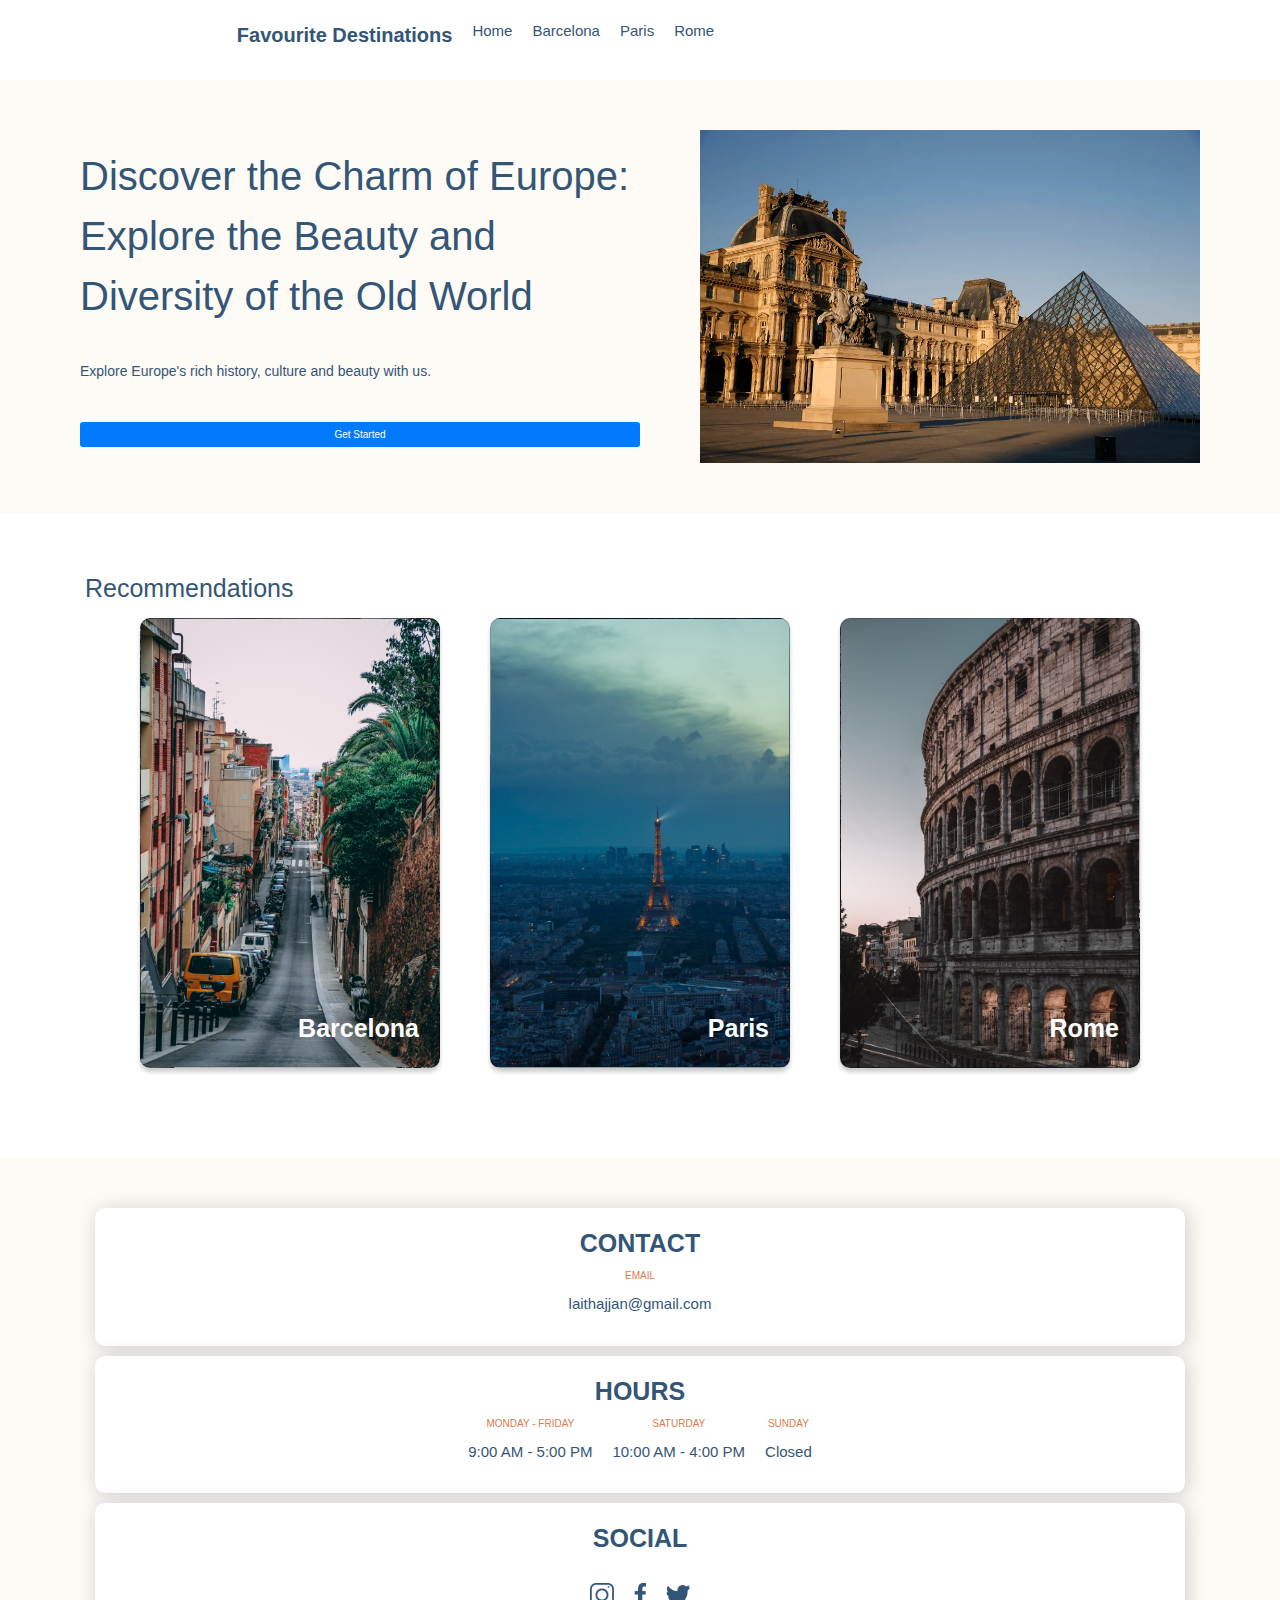
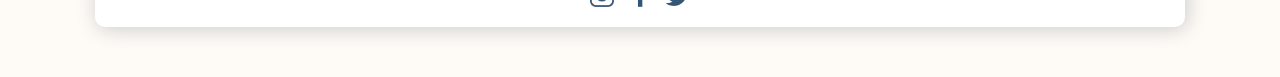
<file: index.html>
<!DOCTYPE html>
<html lang="en">

<head>
    <meta charset="UTF-8" />
    <meta http-equiv="X-UA-Compatible" content="IE=edge" />
    <meta name="viewport" content="width=device-width, initial-scale=1.0" />

    <link rel="stylesheet" href="./styling/global.css" />
    <link rel="stylesheet" href="./styling/main.css" />
    <link rel="stylesheet" href="https://stackpath.bootstrapcdn.com/bootstrap/4.5.2/css/bootstrap.min.css" integrity="sha384-JcKb8q3iqJ61gNV9KGb8thSsNjpSL0n8PARn9HuZOnIxN0hoP+VmmDGMN5t9UJ0Z" crossorigin="anonymous">
    <script src="https://cdn.jsdelivr.net/npm/@popperjs/core@2.13.0/dist/umd/popper.min.js" integrity="sha384-cF5+j7VQgE2wW8bLf1rzrj+n9X9dW8G4/JZ4x/Vu0E5F5+jf5N/h5xLZtA9ZFcYm" crossorigin="anonymous"></script>

    <title>Travel Site - Home</title>
</head>

<body>
    <!-- Building the header navigation bar with an unordered list -->
    <header class="header">
        <nav class="nav">
            <ul class="nav__list">
                <li><a class="nav__list-header" href="./index.html">Favourite Destinations</a></li>
                <li><a class="nav__list-destination nav__list-destination--visited" href="./index.html">Home</a></li>
                <li><a class="nav__list-destination" href="./pages/barcelona.html">Barcelona</a></li>
                <li><a class="nav__list-destination" href="./pages/paris.html">Paris</a></li>
                <li><a class="nav__list-destination" href="./pages/rome.html">Rome</a></li>
            </ul>
        </nav>
    </header>
    <main>
        <!-- Building the main section and having a container for each component of the section  -->
        <!-- Hero section -->
        <section class="hero">
            <div class="container">
                <div class="hero__textcontent-container">
                    <h1 class="hero__header-primary">Discover the Charm of Europe: Explore the Beauty and Diversity of
                        the Old World </h1>
                    <p class="hero__paragraph"> Explore Europe's rich history, culture and beauty with us.</p>
                    <a href="./pages/barcelona.html" class="btn btn-primary">Get Started</a>
                </div>
                <div class="hero__image-container">
                    <img src="./assets/france.webp" class="hero__image" />
                </div>
            </div>
        </section>
        <!-- Recommendations section -->
        <section class="recommendations">
            <div class="container">
                <h2 class="recommendations__header">Recommendations</h2>
                <div class="recommendations__destinations-container">
                    <a class="recommendations__destinations" href="./pages/barcelona.html"
                        title="destination image">Barcelona</a>
                    <a class="recommendations__destinations" href="./pages/paris.html"
                        title="destination image">Paris</a>
                    <a class="recommendations__destinations" href="./pages/rome.html" title="destination image">Rome</a>
                </div>
            </div>
        </section>
    </main>
    <!-- Footer section -->
    <footer class="footer">
        <div class="container">
            <div class="footer__section">
                <h3 class="footer__section-title">Contact</h3>
                <div class="footer__section-container">
                    <div>
                        <p class="footer__section-tag">Email</p>
                        <p class="footer__section-information">laithajjan@gmail.com</p>
                    </div>
                </div>
            </div>
            <div class="footer__section">
                <h3 class="footer__section-title">Hours</h3>
                <div class="footer__section-container">
                    <div>
                        <p class="footer__section-tag">Monday - Friday</p>
                        <p class="footer__section-information">9:00 AM - 5:00 PM</time>
                    </div>
                    <div>
                        <p class="footer__section-tag">Saturday</p>
                        <p class="footer__section-information">10:00 AM - 4:00 PM</time>
                    </div>
                    <div>
                        <p class="footer__section-tag">Sunday</p>
                        <p class="footer__section-information">Closed</p>
                    </div>
                </div>
            </div>
            <div class="footer__section">
                <h3 class="footer__section-title">Social</h3>
                <div class="footer__section-container">
                    <a href="https://www.instagram.com"><img class="footer__section-icon"
                            src="./assets/icon-instagram.png" alt="instagram icon" /></a>
                    <a href="https://www.facebook.com"><img class="footer__section-icon"
                            src="./assets/icon-facebook.png" alt="facebook icon" /></a>
                    <a href="https://www.twitter.com"><img class="footer__section-icon" src="./assets/icon-twitter.png"
                            alt="twitter icon" /></a>
                </div>
            </div>
        </div>
    </footer>
</body>
</file>
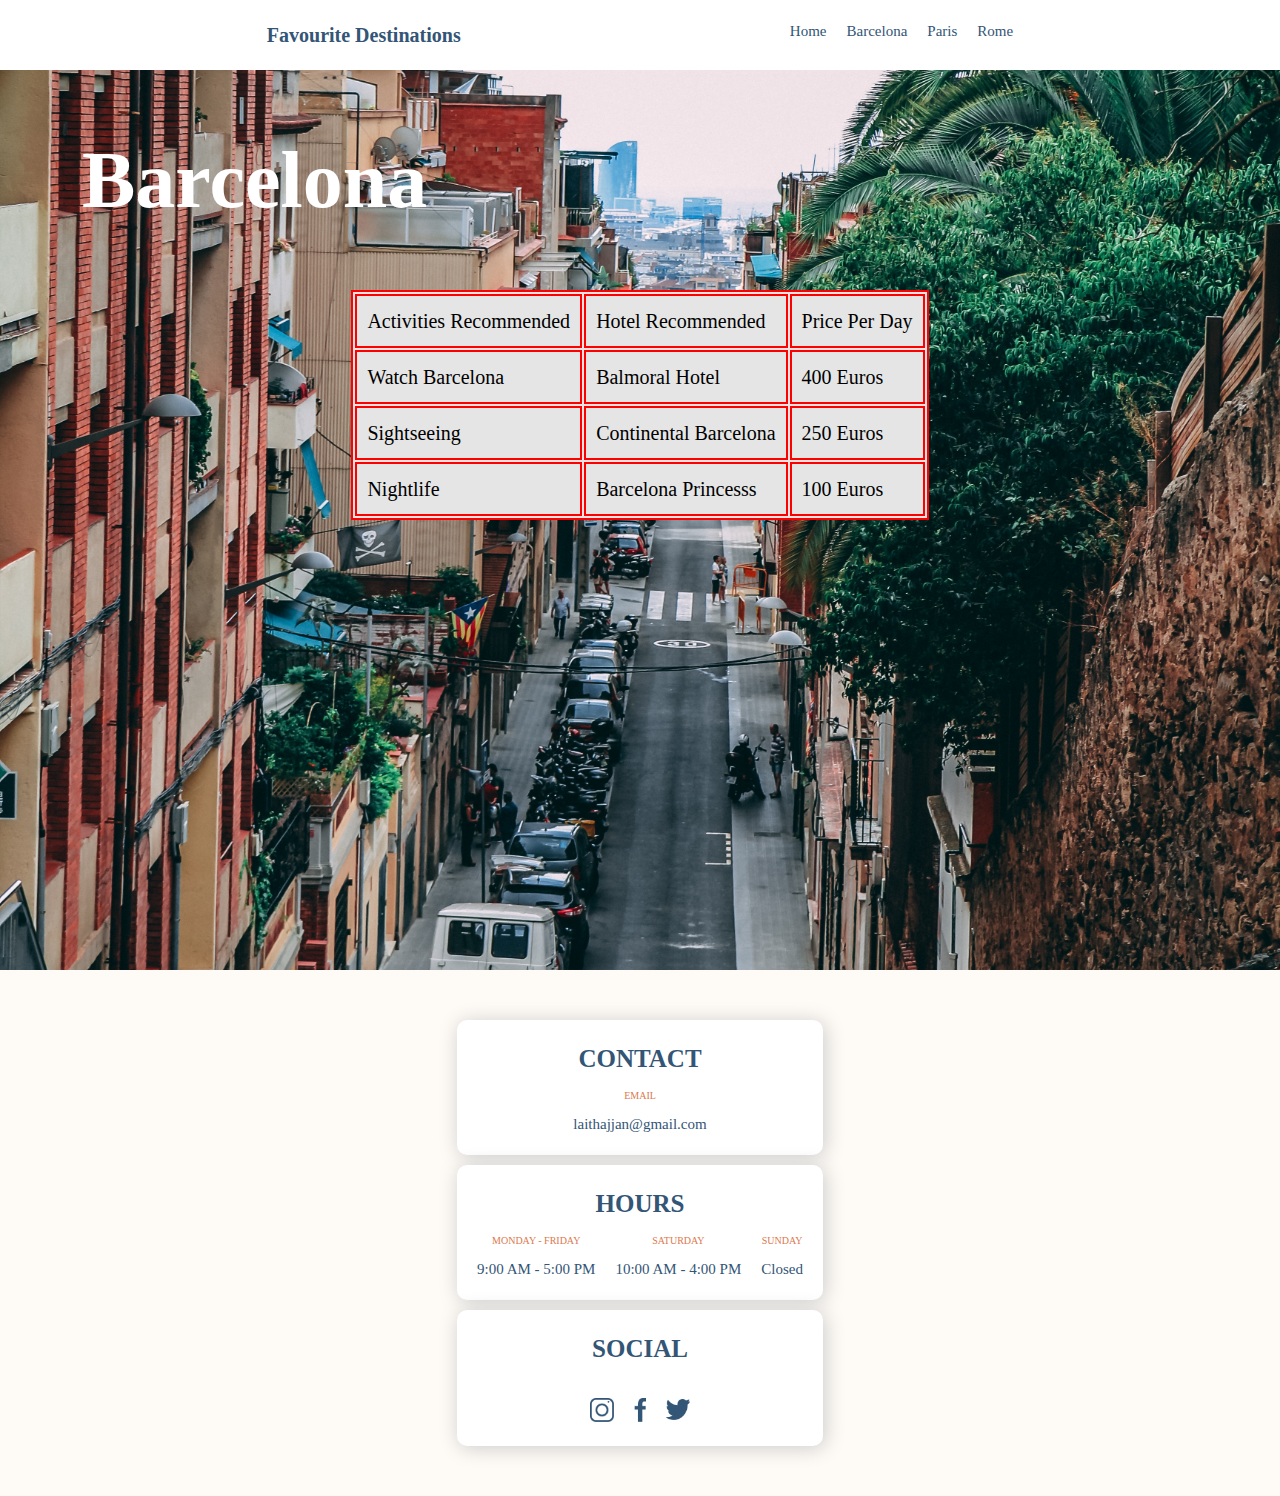
<file: pages/barcelona.html>
<!DOCTYPE html>
<html lang="en">

<head>
    <meta charset="UTF-8" />
    <meta http-equiv="X-UA-Compatible" content="IE=edge" />
    <meta name="viewport" content="width=device-width, initial-scale=1.0" />

    <link rel="stylesheet" href="../styling/global.css" />
    <link rel="stylesheet" href="../styling/main.css" />
    <link rel="stylesheet" href="../styling/destinations.css" />
    <style>
        /* Increase table size */
        table {
          font-size: 20px;
        }
        /* Add red borders */
        table, td, th {
          border: 2px solid red;
        }
        /* Add padding to cells */
        td, th {
          padding: 10px;
        }
        /* Add background color to table headings */
        th {
          background-color: #f2f2f2;
        }
        /* Add hover effect to table rows with a different color */
        tbody tr:hover {
          background-color: #ffb3b3;
        }
        /* Add background color to table*/
        table{
          background-color: #E5E5E5;
        }
      </style>
    <title>Barcelona</title>
</head>

<body>
    <!-- Building the header navigation list which is styled globally -->
    <header class="header">
        <nav class="nav">
            <ul class="nav__list">
                <li><a class="nav__list-header" href="../index.html">Favourite Destinations</a></li>
                <li><a class="nav__list-destination nav__list-destination--visited" href="../index.html">Home</a></li>
                <li><a class="nav__list-destination" href="barcelona.html">Barcelona</a></li>
                <li><a class="nav__list-destination" href="paris.html">Paris</a></li>
                <li><a class="nav__list-destination" href="rome.html">Rome</a></li>
            </ul>
        </nav>
    </header>
    <main>
        <!-- Building the schedule for the destination -->
        <section class="destination destination--barcelona">
            <div class="container">
                <h2 id="destination__header-title">Barcelona</h2>
                <div class="destination__schedule">
                    <div class="container">
                        <table class="table">
                          <tbody>
                            <tr>
                              <td class="col-4">Activities Recommended</td>
                              <td class="col-4">Hotel Recommended</td>
                              <td class="col-4">Price Per Day</td>
                            </tr>
                            <tr>
                              <td class="col-4">Watch Barcelona</td>
                              <td class="col-4">Balmoral Hotel</td>
                              <td class="col-4">400 Euros</td>
                            </tr>
                            <tr>
                              <td class="col-4">Sightseeing</td>
                              <td class="col-4">Continental Barcelona</td>
                              <td class="col-4">250 Euros</td>
                            </tr>
                            <tr>
                              <td class="col-4">Nightlife</td>
                              <td class="col-4">Barcelona Princesss</td>
                              <td class="col-4">100 Euros</td>
                            </tr>
                          </tbody>
                        </table>
                      </div>
                </div>
            </div>
        </section>
    </main>
    <!-- Building the footer section which is styled globally -->
    <footer class="footer">
        <div class="container">
            <div class="footer__section">
                <h3 class="footer__section-title">Contact</h3>
                <div class="footer__section-container">
                    <div>
                        <p class="footer__section-tag">Email</p>
                        <p class="footer__section-information">laithajjan@gmail.com</p>
                    </div>
                </div>
            </div>
            <div class="footer__section">
                <h3 class="footer__section-title">Hours</h3>
                <div class="footer__section-container">
                    <div>
                        <p class="footer__section-tag">Monday - Friday</p>
                        <p class="footer__section-information">9:00 AM - 5:00 PM</p>
                    </div>
                    <div>
                        <p class="footer__section-tag">Saturday</p>
                        <p class="footer__section-information">10:00 AM - 4:00 PM</p>
                    </div>
                    <div>
                        <p class="footer__section-tag">Sunday</p>
                        <p class="footer__section-information">Closed</p>
                    </div>
                </div>
            </div>
            <div class="footer__section">
                <h3 class="footer__section-title">Social</h3>
                <div class="footer__section-container">
                    <a href="https://www.instagram.com"><img class="footer__section-icon"
                            src="../assets/icon-instagram.png" alt="instagram icon" /></a>
                    <a href="https://www.facebook.com"><img class="footer__section-icon"
                            src="../assets/icon-facebook.png" alt="facebook icon" /></a>
                    <a href="https://www.twitter.com"><img class="footer__section-icon"
                            src="../assets/icon-twitter.png" alt="twitter icon" /></a>
                </div>
            </div>
        </div>
    </footer>
</body>

</html>
</file>
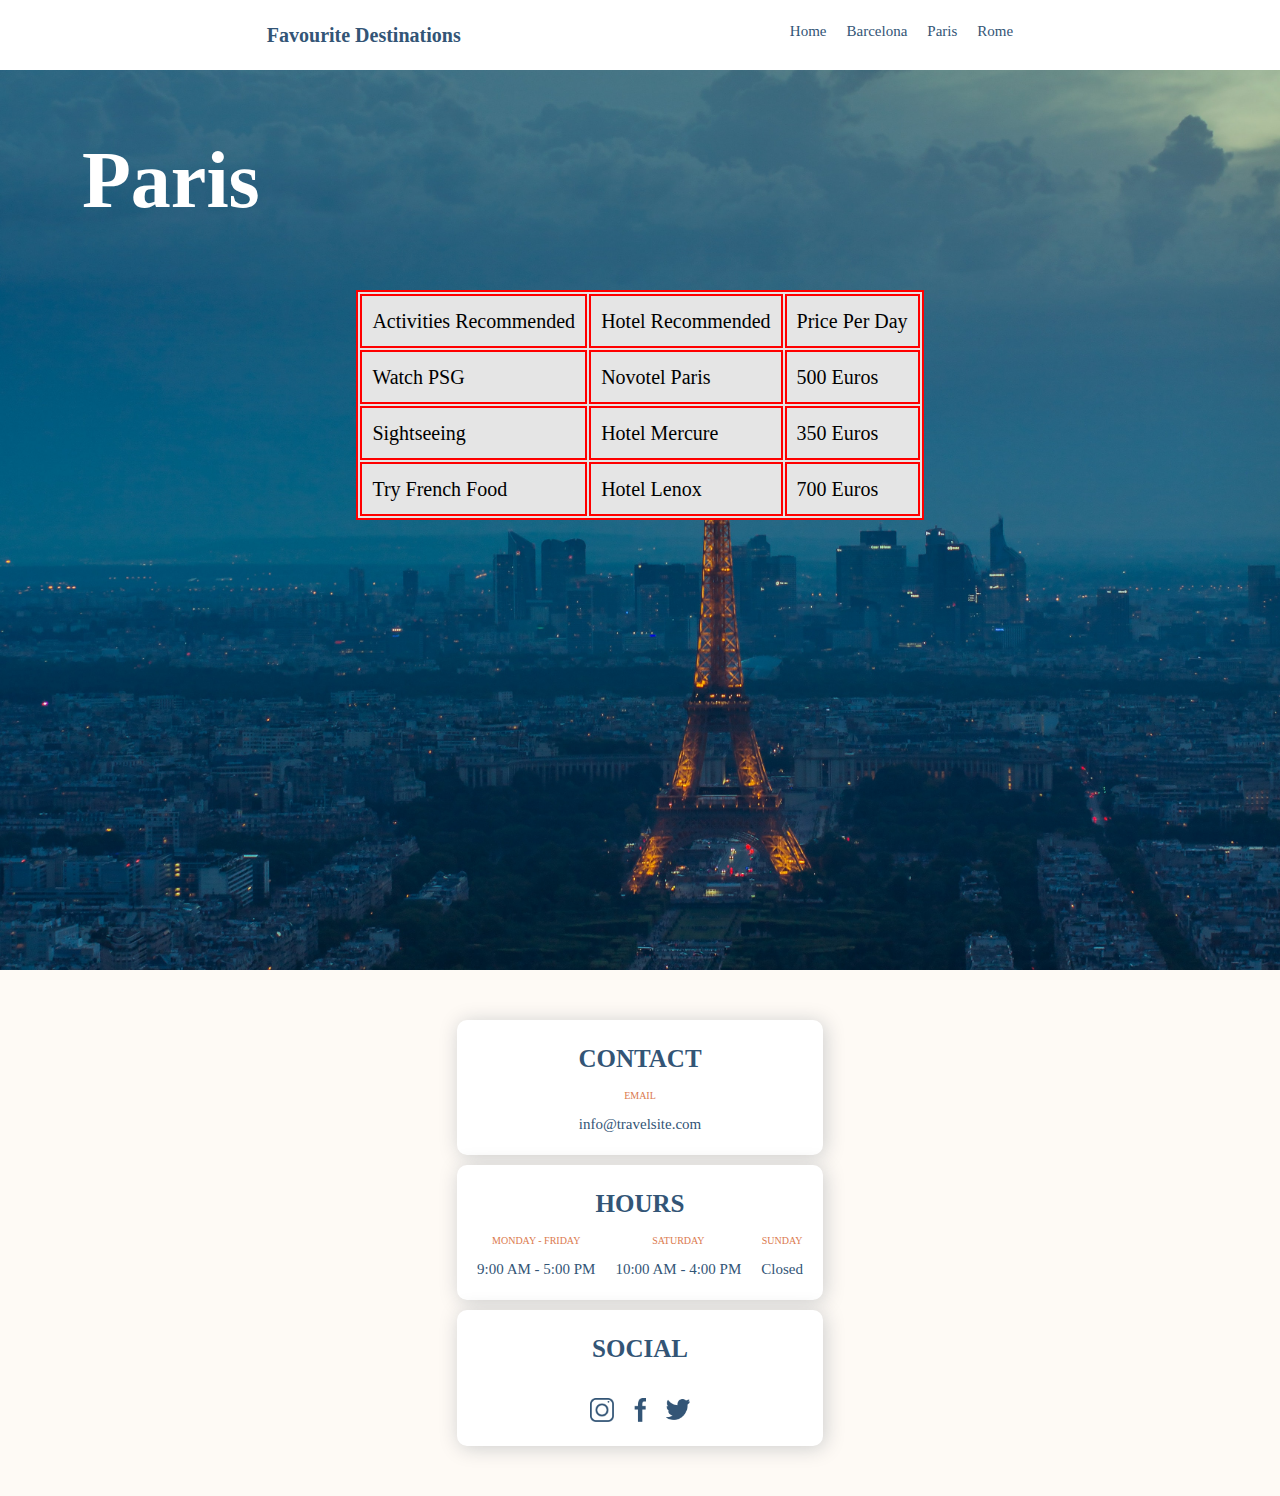
<file: pages/paris.html>
<!DOCTYPE html>
<html lang="en">

<head>
    <meta charset="UTF-8" />
    <meta http-equiv="X-UA-Compatible" content="IE=edge" />
    <meta name="viewport" content="width=device-width, initial-scale=1.0" />

    <link rel="stylesheet" href="../styling/global.css" />
    <link rel="stylesheet" href="../styling/main.css" />
    <link rel="stylesheet" href="../styling/destinations.css" />
    <style>
        /* Increase table size */
        table {
          font-size: 20px;
        }
        /* Add red borders */
        table, td, th {
          border: 2px solid red;
        }
        /* Add padding to cells */
        td, th {
          padding: 10px;
        }
        /* Add background color to table headings */
        th {
          background-color: #f2f2f2;
        }
        /* Add hover effect to table rows with a different color */
        tbody tr:hover {
          background-color: #ffb3b3;
        }
        /* Add background color to table*/
        table{
          background-color: #E5E5E5;
        }
      </style>
    <title>Paris</title>
</head>

<body>
    <!-- Building the header navigation list which is styled globally -->
    <header class="header">
        <nav class="nav">
            <ul class="nav__list">
                <li><a class="nav__list-header" href="../index.html">Favourite Destinations</a></li>
                <li><a class="nav__list-destination nav__list-destination--visited" href="../index.html">Home</a></li>
                <li><a class="nav__list-destination" href="barcelona.html">Barcelona</a></li>
                <li><a class="nav__list-destination" href="paris.html">Paris</a></li>
                <li><a class="nav__list-destination" href="rome.html">Rome</a></li>
            </ul>
        </nav>
    </header>
    <main>
        <!-- Building the schedule for the destination -->
        <section class="destination destination--paris">
            <div class="container">
                <h2 id="destination__header-title">Paris</h2>
                <div class="destination__schedule">
                    <div class="container">
                        <table class="table">
                          <tbody>
                            <tr>
                              <td class="col-4">Activities Recommended</td>
                              <td class="col-4">Hotel Recommended</td>
                              <td class="col-4">Price Per Day</td>
                            </tr>
                            <tr>
                              <td class="col-4">Watch PSG</td>
                              <td class="col-4">Novotel Paris</td>
                              <td class="col-4">500 Euros</td>
                            </tr>
                            <tr>
                              <td class="col-4">Sightseeing</td>
                              <td class="col-4">Hotel Mercure</td>
                              <td class="col-4">350 Euros</td>
                            </tr>
                            <tr>
                              <td class="col-4">Try French Food</td>
                              <td class="col-4">Hotel Lenox</td>
                              <td class="col-4">700 Euros</td>
                            </tr>
                          </tbody>
                        </table>
                      </div>
                </div>
            </div>
        </section>
    </main>
    <!-- Building the footer section which is styled globally -->
    <footer class="footer">
        <div class="container">
            <div class="footer__section">
                <h3 class="footer__section-title">Contact</h3>
                <div class="footer__section-container">
                    <div>
                        <p class="footer__section-tag">Email</p>
                        <p class="footer__section-information">info@travelsite.com</p>
                    </div>
                </div>
            </div>
            <div class="footer__section">
                <h3 class="footer__section-title">Hours</h3>
                <div class="footer__section-container">
                    <div>
                        <p class="footer__section-tag">Monday - Friday</p>
                        <p class="footer__section-information">9:00 AM - 5:00 PM</p>
                    </div>
                    <div>
                        <p class="footer__section-tag">Saturday</p>
                        <p class="footer__section-information">10:00 AM - 4:00 PM</p>
                    </div>
                    <div>
                        <p class="footer__section-tag">Sunday</p>
                        <p class="footer__section-information">Closed</p>
                    </div>
                </div>
            </div>
            <div class="footer__section">
                <h3 class="footer__section-title">Social</h3>
                <div class="footer__section-container">
                    <a href="https://www.instagram.com"><img class="footer__section-icon"
                            src="../assets/icon-instagram.png" alt="instagram icon" /></a>
                    <a href="https://www.facebook.com"><img class="footer__section-icon"
                            src="../assets/icon-facebook.png" alt="facebook icon" /></a>
                    <a href="https://www.twitter.com"><img class="footer__section-icon"
                            src="../assets/icon-twitter.png" alt="twitter icon" /></a>
                </div>
            </div>
        </div>
    </footer>
</body>
</html>
</file>
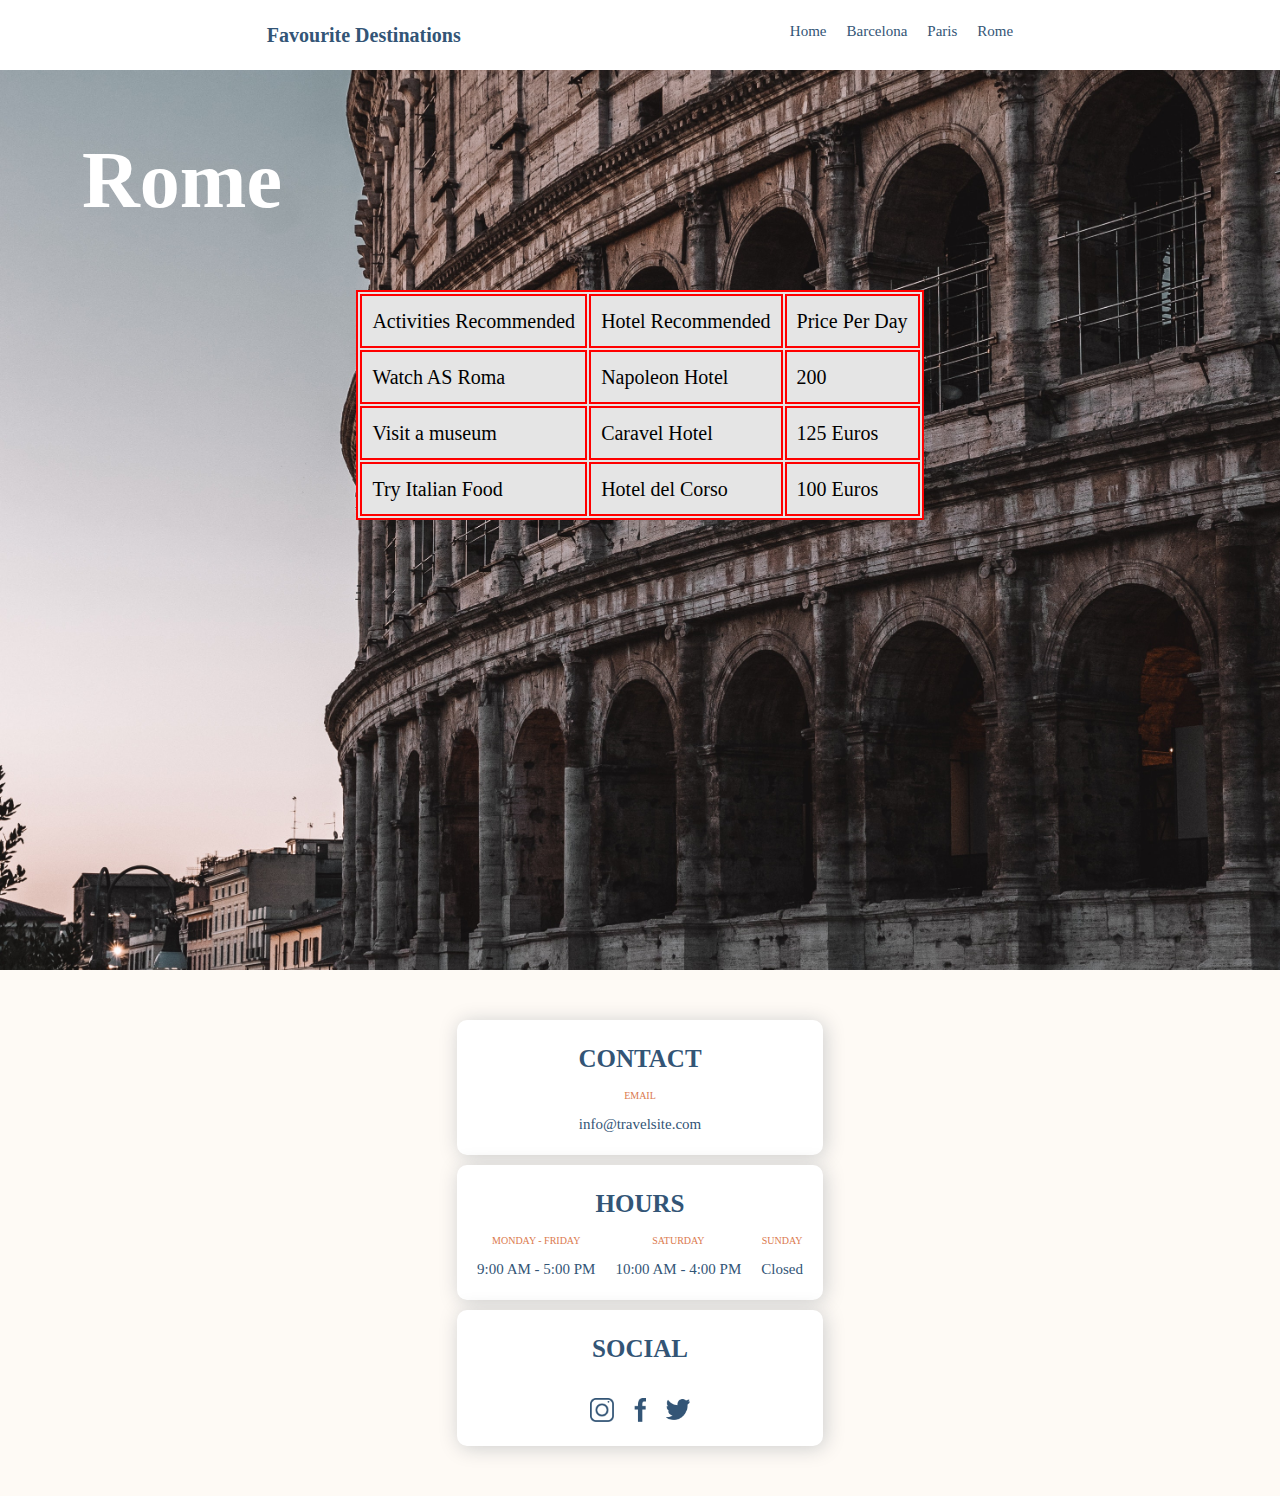
<file: pages/rome.html>
<!DOCTYPE html>
<html lang="en">

<head>
    <meta charset="UTF-8" />
    <meta http-equiv="X-UA-Compatible" content="IE=edge" />
    <meta name="viewport" content="width=device-width, initial-scale=1.0" />

    <link rel="stylesheet" href="../styling/global.css" />
    <link rel="stylesheet" href="../styling/main.css" />
    <link rel="stylesheet" href="../styling/destinations.css" />
    <style>
        /* Increase table size */
        table {
          font-size: 20px;
        }
        /* Add red borders */
        table, td, th {
          border: 2px solid red;
        }
        /* Add padding to cells */
        td, th {
          padding: 10px;
        }
        /* Add background color to table headings */
        th {
          background-color: #f2f2f2;
        }
        /* Add hover effect to table rows with a different color */
        tbody tr:hover {
          background-color: #ffb3b3;
        }
        /* Add background color to table*/
        table{
          background-color: #E5E5E5;
        }
      </style>
    <title>Rome</title>
</head>

<body>
    <!-- Building the header navigation list which is styled globally -->
    <header class="header">
        <nav class="nav">
            <ul class="nav__list">
                <li><a class="nav__list-header" href="../index.html">Favourite Destinations</a></li>
                <li><a class="nav__list-destination nav__list-destination--visited" href="../index.html">Home</a></li>
                <li><a class="nav__list-destination" href="barcelona.html">Barcelona</a></li>
                <li><a class="nav__list-destination" href="paris.html">Paris</a></li>
                <li><a class="nav__list-destination" href="rome.html">Rome</a></li>
            </ul>
        </nav>
    </header>
    <main>
        <!-- Building the schedule for the destination -->
        <section class="destination destination--rome">
            <div class="container">
                <h2 id="destination__header-title">Rome</h2>
                <div class="destination__schedule">
                    <div class="container">
                        <table class="table">
                          <tbody>
                            <tr>
                              <td class="col-4">Activities Recommended</td>
                              <td class="col-4">Hotel Recommended</td>
                              <td class="col-4">Price Per Day</td>
                            </tr>
                            <tr>
                              <td class="col-4">Watch AS Roma</td>
                              <td class="col-4">Napoleon Hotel</td>
                              <td class="col-4">200</td>
                            </tr>
                            <tr>
                              <td class="col-4">Visit a museum</td>
                              <td class="col-4">Caravel Hotel</td>
                              <td class="col-4">125 Euros</td>
                            </tr>
                            <tr>
                              <td class="col-4">Try Italian Food</td>
                              <td class="col-4">Hotel del Corso</td>
                              <td class="col-4">100 Euros</td>
                            </tr>
                          </tbody>
                        </table>
                      </div>
                </div>
            </div>
        </section>
    </main>
    <!-- Building the footer section which is styled globally -->
    <footer class="footer">
        <div class="container">
            <div class="footer__section">
                <h3 class="footer__section-title">Contact</h3>
                <div class="footer__section-container">
                    <div>
                        <p class="footer__section-tag">Email</p>
                        <p class="footer__section-information">info@travelsite.com</p>
                    </div>
                </div>
            </div>
            <div class="footer__section">
                <h3 class="footer__section-title">Hours</h3>
                <div class="footer__section-container">
                    <div>
                        <p class="footer__section-tag">Monday - Friday</p>
                        <p class="footer__section-information">9:00 AM - 5:00 PM</p>
                    </div>
                    <div>
                        <p class="footer__section-tag">Saturday</p>
                        <p class="footer__section-information">10:00 AM - 4:00 PM</p>
                    </div>
                    <div>
                        <p class="footer__section-tag">Sunday</p>
                        <p class="footer__section-information">Closed</p>
                    </div>
                </div>
            </div>
            <div class="footer__section">
                <h3 class="footer__section-title">Social</h3>
                <div class="footer__section-container">
                    <a href="https://www.instagram.com"><img class="footer__section-icon"
                            src="../assets/icon-instagram.png" alt="instagram icon" /></a>
                    <a href="https://www.facebook.com"><img class="footer__section-icon"
                            src="../assets/icon-facebook.png" alt="facebook icon" /></a>
                    <a href="https://www.twitter.com"><img class="footer__section-icon"
                            src="../assets/icon-twitter.png" alt="twitter icon" /></a>
                </div>
            </div>
        </div>
    </footer>
</body>

</html>
</file>
<file: styling/global.css>
* {
  margin: 0;
  padding: 0;
  box-sizing: border-box;
}

html {
  font-size: 62.5%;
  height: 100%;
}

body {
  font-family: "Verdana";
  line-height: 1.5;
  display: flex;
  flex-direction: column;
}

.container {
  max-width: 120rem;
  padding: 0 3.2rem;
  margin: 0 auto;
}

/* Parent class for elements that have the same styles */
.nav-list-item, .nav__list-destination, .nav__list-header {
  text-decoration: none;
  color: #335576;
  padding: 0.5rem 0;
  transition: border-bottom 0.33s;
}
.nav-list-item:link, .nav__list-destination:link, .nav__list-header:link, .nav-list-item:visited, .nav__list-destination:visited, .nav__list-header:visited {
  text-decoration: none;
  color: #335576;
  padding: 0.5rem 0;
  transition: border-bottom 0.33s;
}
.nav-list-item:hover, .nav__list-destination:hover, .nav__list-header:hover, .nav-list-item:active, .nav__list-destination:active, .nav__list-header:active {
  border-bottom: 2px solid #db7a4e;
}
.nav-list-item--visited {
  border-bottom: 2px solid #db7a4e;
}

/* Header and navigation bar styling */
.header {
  position: -webkit-sticky;
  position: sticky;
  top: 0;
  background-color: #fff;
}

@media only screen and (max-width: 600px) {
  .header {
    background-color: lightblue;
  }
}
.nav {
  max-width: 63%;
  padding: 2rem 3rem;
  margin: auto;
}

.nav__list {
  font-weight: 400;
  display: flex;
  gap: 2rem;
  list-style: none;
  font-size: 1.5rem;
}
.nav__list li:first-child {
  margin-right: auto;
}

.nav__list-header {
  font-weight: bold;
  font-size: 2rem;
}

@media only screen and (max-width: 700px) {
  .body {
    width: 49.99999%;
    margin: 6px 0;
  }
}
@media only screen and (max-width: 500px) {
  .body {
    width: 100%;
  }
}
/* Mixin for common footer styles */
/* Define global styles for the footer */
.footer {
  background-color: #fefaf5;
  padding: 4rem;
  margin-top: auto;
  display: flex;
  justify-content: center;
  align-items: center;
  /* Define styles for the footer container */
  /* Define styles for the footer sections */
}
.footer__container {
  display: flex;
  flex-wrap: wrap;
  gap: 10rem;
  flex-direction: row;
}
.footer__section {
  flex-basis: 33%;
  display: flex;
  flex-direction: column;
  align-items: center;
  justify-content: center;
  margin: 1rem;
  padding: 2rem;
  border-radius: 10px;
  background: #fff;
  box-shadow: 2px 2px 20px #ccc;
  text-align: center;
  /* Define styles for the section container */
  /* Define styles for the section title */
  /* Define styles for the section tag */
  /* Define styles for the section information */
  /* Define styles for the social icons */
}
.footer__section-container {
  display: flex;
  flex-wrap: wrap;
  align-items: center;
  justify-content: center;
  gap: 2rem;
}
.footer__section-title {
  font-size: 2.5rem;
  color: #335576;
  font-weight: bold;
  text-transform: uppercase;
  margin-bottom: 1rem;
}
.footer__section-tag {
  text-transform: uppercase;
  color: #db7a4e;
  margin-bottom: 1rem;
}
.footer__section-information {
  color: #335576;
  font-size: 1.5rem;
  font-style: normal;
}
.footer__section-icon {
  margin-top: 20px;
  max-width: 2.4rem;
  max-height: 2.4rem;
}/*# sourceMappingURL=global.css.map */
</file>
<file: styling/main.css>
.responsive {
  padding: 0 6px;
  width: 24.99999%;
}

.hero {
  background-color: #fefaf5;
}
.hero .container {
  grid-template-columns: repeat(2, 1fr);
  align-items: center;
  padding: 5rem 1rem;
  margin: 0 auto;
  display: grid;
}
.hero__textcontent-container {
  display: flex;
  flex-direction: column;
  gap: 3rem;
}
.hero__header-primary {
  font-size: 4rem;
  line-height: 1.5;
  color: #335576;
}
.hero__paragraph {
  font-size: 1.4rem;
  color: #335576;
}
.hero__image-container {
  min-width: 35rem;
  max-width: 50rem;
  justify-self: end;
}
.hero__image {
  width: 100%;
}
.hero__button {
  width: -webkit-fit-content;
  width: -moz-fit-content;
  width: fit-content;
  font-size: 1.4rem;
  background-color: #db7a4e;
  color: #fff;
  text-align: center;
  text-decoration: none;
  padding: 1rem 4rem;
  border-radius: 40px;
}
.hero__button:link, .hero__button:visited {
  text-decoration: none;
}

/* Recommendations section styling */
.recommendations {
  padding: 6rem;
}
.recommendations__header {
  font-size: 2.5rem;
  color: #335576;
  margin-bottom: 1.5rem;
}
.recommendations__destinations-container {
  display: flex;
  justify-content: center;
  align-items: center;
  gap: 5rem;
  margin-bottom: 3rem;
}
.recommendations__destinations {
  text-decoration: none;
  background-position: center;
  background-size: cover;
  display: flex;
  justify-content: flex-end;
  align-items: flex-end;
  min-width: 30rem;
  height: 45rem;
  padding: 2rem;
  border-radius: 10px;
  border: 1px solid rgba(0, 0, 0, 0.2);
  box-shadow: 0px 4px 4px rgba(0, 0, 0, 0.2);
  color: white;
  font-size: 2.5rem;
  font-weight: bold;
}
.recommendations__destinations:link, .recommendations__destinations:visited {
  text-decoration: none;
}
.recommendations__destinations:nth-child(1) {
  background-image: url(../assets/barcelona.jpg);
}
.recommendations__destinations:nth-child(2) {
  background-image: url(../assets/paris.jpg);
}
.recommendations__destinations:nth-child(3) {
  background-image: url(../assets/rome.jpg);
}/*# sourceMappingURL=main.css.map */
</file>
<file: styling/destinations.css>
/* Importing destination images */
.destination--barcelona {
  background-image: url(../assets/barcelona.jpg);
}

.destination--paris {
  background-image: url(../assets/paris.jpg);
}

.destination--rome {
  background-image: url(../assets/rome.jpg);
}

.responsive {
  padding: 0 6px;
  width: 24.99999%;
}

#destination__header-title {
  color: #fff;
  font-size: 8rem;
  margin-bottom: 5rem;
}

.destination {
  background-position: center;
  background-size: cover;
  min-height: 100vh;
  padding: 5rem 5rem;
}
.destination__schedule {
  display: flex;
  max-height: 60 rem;
  gap: 4rem;
  padding: 0 10rem;
}
.destination__container {
  display: flex;
  flex-direction: column;
  background-color: #fff;
  border-radius: 10px;
  min-width: 25rem;
  padding: 2rem;
  text-align: center;
}/*# sourceMappingURL=destinations.css.map */
</file>
